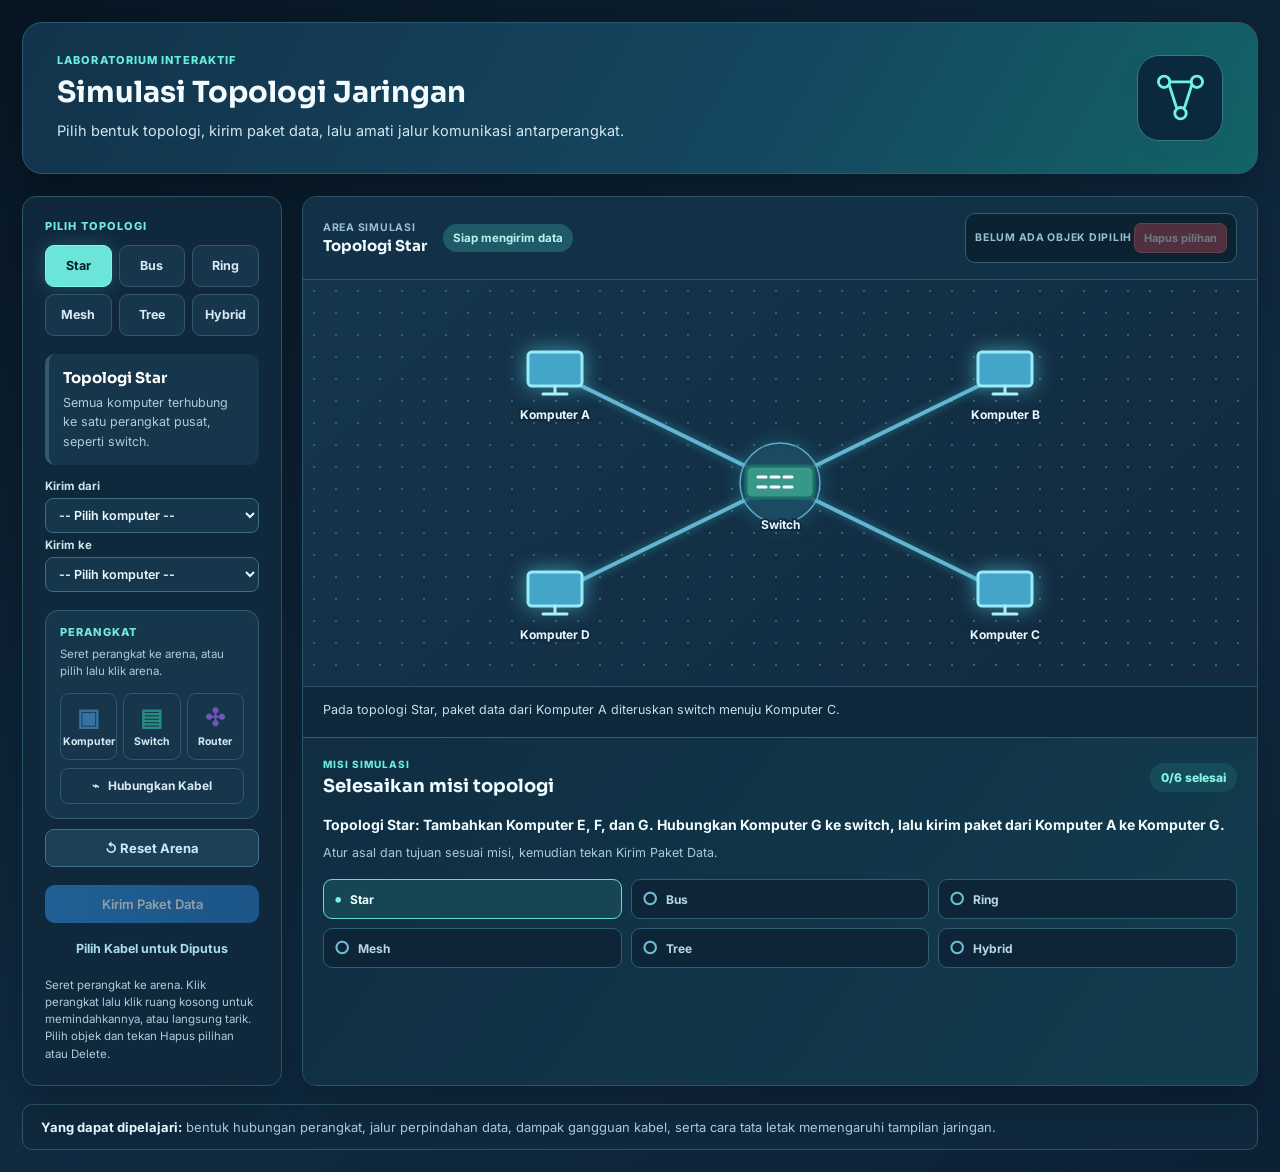
<file: simulasi.html>
<!DOCTYPE html>
<html lang="id">
<head>
<meta charset="UTF-8" />
<meta name="viewport" content="width=device-width, initial-scale=1.0" />
<title>Simulasi Jaringan | JarKom</title>
<link rel="stylesheet" href="style.css?v=20261005-11" />
<link rel="preconnect" href="https://fonts.googleapis.com">
<link href="https://fonts.googleapis.com/css2?family=Sora:wght@400;600;700;800&family=Inter:wght@400;500;600;700&display=swap" rel="stylesheet">
</head>
<body class="simulation-body">
    <!-- ===== SIMULASI TOPOLOGI ===== -->
    <main class="simulation-page">
      <div class="simulation-hero">
        <div>
          <span class="simulation-kicker">Laboratorium Interaktif</span>
          <h1>Simulasi Topologi Jaringan</h1>
          <p>Pilih bentuk topologi, kirim paket data, lalu amati jalur komunikasi antarperangkat.</p>
        </div>
        <div class="simulation-hero-icon" aria-hidden="true">
          <svg viewBox="0 0 80 80" fill="none"><circle cx="17" cy="18" r="8" stroke="currentColor" stroke-width="4"/><circle cx="63" cy="18" r="8" stroke="currentColor" stroke-width="4"/><circle cx="40" cy="62" r="8" stroke="currentColor" stroke-width="4"/><path d="M24 22 34 53M56 22 46 53M25 18h30" stroke="currentColor" stroke-width="4" stroke-linecap="round"/></svg>
        </div>
      </div>

      <div class="simulation-layout">
        <aside class="simulation-control" aria-label="Kontrol simulasi">
          <span class="control-label">Pilih topologi</span>
          <div class="topology-picker" role="group" aria-label="Jenis topologi">
            <button class="topology-option active" type="button" data-topology="star">Star</button>
            <button class="topology-option" type="button" data-topology="bus">Bus</button>
            <button class="topology-option" type="button" data-topology="ring">Ring</button>
            <button class="topology-option" type="button" data-topology="mesh">Mesh</button>
            <button class="topology-option" type="button" data-topology="tree">Tree</button>
            <button class="topology-option" type="button" data-topology="hybrid">Hybrid</button>
          </div>
          <div class="topology-description" id="topologyDescription">
            <h2>Topologi Star</h2>
            <p>Semua komputer terhubung ke satu perangkat pusat, seperti switch.</p>
          </div>
          <div class="packet-route" aria-label="Tujuan pengiriman paket">
            <label for="packetSource">Kirim dari</label>
            <select id="packetSource"></select>
            <label for="packetDestination">Kirim ke</label>
            <select id="packetDestination"></select>
          </div>
          <div class="device-palette" role="group" aria-label="Tambah perangkat jaringan">
            <span class="control-label">Perangkat</span>
            <p>Seret perangkat ke arena, atau pilih lalu klik arena.</p>
            <div class="device-palette-grid">
              <button class="device-tool" type="button" draggable="true" data-add-device="computer" aria-pressed="false"><span class="device-tool-icon computer-icon" aria-hidden="true">▣</span><span>Komputer</span></button>
              <button class="device-tool" type="button" draggable="true" data-add-device="switch" aria-pressed="false"><span class="device-tool-icon switch-icon" aria-hidden="true">▤</span><span>Switch</span></button>
              <button class="device-tool" type="button" draggable="true" data-add-device="router" aria-pressed="false"><span class="device-tool-icon router-icon" aria-hidden="true">✣</span><span>Router</span></button>
            </div>
            <button class="device-cable-tool" id="connectDevicesBtn" type="button" aria-pressed="false">⌁ &nbsp; Hubungkan Kabel</button>
          </div>
          <button class="simulation-reset-layout" id="resetLayoutBtn" type="button">↺ Reset Arena</button>
          <button class="btn btn-primary simulation-send" id="sendPacketBtn" type="button">Kirim Paket Data</button>
          <button class="simulation-fault" id="toggleFaultBtn" type="button" aria-pressed="false">Pilih Kabel untuk Diputus</button>
          <p class="simulation-tip">Seret perangkat ke arena. Klik perangkat lalu klik ruang kosong untuk memindahkannya, atau langsung tarik. Pilih objek dan tekan Hapus pilihan atau Delete.</p>
        </aside>

        <div class="simulation-stage-wrap">
          <div class="simulation-stage-head">
            <div><span>Area Simulasi</span><strong id="simulationTitle">Topologi Star</strong></div>
            <b class="simulation-status" id="simulationStatus" aria-live="polite">Siap mengirim data</b>
            <div class="simulation-selection" aria-live="polite"><span id="selectionLabel">Belum ada objek dipilih</span><button id="deleteSelectionBtn" type="button" disabled>Hapus pilihan</button></div>
          </div>
          <div class="simulation-stage" id="simulationStage" aria-label="Visualisasi topologi jaringan">
            <svg id="topologySvg" viewBox="0 0 660 390" role="img" aria-labelledby="simulationSvgTitle simulationSvgDesc">
              <title id="simulationSvgTitle">Visualisasi topologi star</title>
              <desc id="simulationSvgDesc">Empat komputer terhubung ke switch di bagian tengah.</desc>
            </svg>
          </div>
          <p class="simulation-caption" id="simulationCaption">Pada topologi Star, paket data dari Komputer A diteruskan switch menuju Komputer C.</p>
          <section class="simulation-challenge" aria-labelledby="challengeTitle">
            <div class="challenge-heading">
              <div>
                <span class="simulation-kicker">Misi Simulasi</span>
                <h2 id="challengeTitle">Selesaikan misi topologi</h2>
              </div>
              <span class="challenge-progress" id="challengeProgress" aria-live="polite">0/6 selesai</span>
            </div>
            <p class="challenge-question" id="challengeQuestion">Pilih asal dan tujuan sesuai misi, lalu kirim paket data.</p>
            <p class="challenge-feedback" id="challengeFeedback" aria-live="polite">Misi akan selesai otomatis setelah paket tiba di tujuan yang benar.</p>
            <div class="challenge-list" id="challengeList" aria-label="Daftar misi topologi"></div>
          </section>
        </div>
      </div>

      <div class="simulation-note"><strong>Yang dapat dipelajari:</strong> bentuk hubungan perangkat, jalur perpindahan data, dampak gangguan kabel, serta cara tata letak memengaruhi tampilan jaringan.</div>
    </main>

<script src="script.js?v=20261005-14"></script>
</body>
</html>
</file>
<file: style.css>
/* =========================================================
   Media Pembelajaran Interaktif — Pengenalan Jaringan Komputer
   ========================================================= */

:root{
  --bg: #F6F9FD;
  --bg-alt: #EDF4FC;
  --primary: #1B4B7A;
  --primary-dark: #123653;
  --accent: #2F8FE0;
  --accent-2: #42D1CC;
  --text: #1B2430;
  --text-muted: #5B6B7F;
  --white: #FFFFFF;
  --border: #DCE6F2;
  --success: #2E9E6D;
  --success-bg: #E5F6EE;
  --error: #E0574A;
  --error-bg: #FCEAE8;
  --radius-sm: 8px;
  --radius-md: 14px;
  --radius-lg: 20px;
  --shadow: 0 8px 24px rgba(0, 0, 0, 0.24);
  --sidebar-bg: #091827;
  --sidebar-active: #1B4B7A;
  --sidebar-text: #D7E7F8;
  --sidebar-muted: #AFC8E2;
}

.simulation-frame{ display:block; width:100%; height:900px; border:0; border-radius:18px; background:#0b2033; }
.materi-frame{ display:block; width:100%; height:1000px; border:0; background:transparent; }
.materi-document{ overflow-y:hidden; }
.materi-body{ overflow:hidden; }
.materi-page{ padding:4px 2px 20px; }
.materi-overview{ max-width:1120px; margin:10px auto 20px; padding:30px; border:1px solid var(--border); border-radius:20px; background:linear-gradient(135deg,#fff 0%,#F5FAFE 100%); box-shadow:0 9px 24px rgba(18,54,83,.06); }
.materi-overview-kicker{ display:block; margin-bottom:7px; color:var(--accent); font-size:11px; font-weight:800; letter-spacing:.11em; text-transform:uppercase; }
.materi-overview h1{ margin:0; color:var(--primary-dark); font-family:'Sora',sans-serif; font-size:28px; }
.materi-overview > p{ margin:9px 0 24px; color:var(--text-muted); font-size:14.5px; }
.materi-topic-grid{ display:grid; grid-template-columns:repeat(3,minmax(0,1fr)); gap:14px; }
.materi-topic-card{ display:block; min-height:390px; overflow:hidden; padding:0; border:1px solid #D8E4EE; border-radius:15px; color:var(--primary-dark); background:#fff; text-align:left; transition:transform .16s ease,box-shadow .16s ease,border-color .16s ease; }
.materi-topic-card:hover{ border-color:var(--accent); transform:translateY(-4px); box-shadow:0 12px 24px rgba(22,91,139,.14); }
.materi-topic-cover{ display:block; height:184px; background-color:#F3F8FB; background-position:center; background-size:cover; }
.topic-pengertian .materi-topic-cover{ background-image:linear-gradient(110deg,rgba(11,65,111,.08),rgba(23,155,184,.03)),url('assets/images/jaringan.jpeg'); background-position:center; background-size:contain; background-repeat:no-repeat; }.topic-jenis .materi-topic-cover{ background-image:linear-gradient(110deg,rgba(8,63,104,.14),rgba(21,147,170,.04)),url('assets/images/Jenis Jenis Jaringan.jpg'); background-position:center; background-size:cover; }.topic-topologi .materi-topic-cover{ background-image:linear-gradient(110deg,rgba(13,50,101,.14),rgba(55,100,190,.04)),url('assets/images/topologi jaringan.jpg'); background-position:center; background-size:cover; }
.materi-topic-body{ display:flex; min-height:206px; flex-direction:column; align-items:flex-start; padding:18px 19px 17px; }
.materi-topic-icon{ display:grid; width:42px; height:42px; place-items:center; margin:-20px 0 10px; border:3px solid #fff; border-radius:12px; background:#E8F3FD; color:var(--accent); font-family:'Sora',sans-serif; font-size:22px; font-weight:800; line-height:1; }
.materi-topic-icon.icon-nodes{ background:#E5F8F6; color:#1CACA9; }.materi-topic-icon.icon-topology{ background:#EAF0FC; color:#315E99; }
.materi-topic-number{ margin-bottom:6px; color:#7A8B99; font-size:10px; font-weight:800; letter-spacing:.09em; text-transform:uppercase; }
.materi-topic-card strong{ font-family:'Sora',sans-serif; font-size:16px; line-height:1.35; }.materi-topic-card small{ margin-top:8px; color:var(--text-muted); font-size:12.5px; line-height:1.55; }.materi-topic-card em{ display:inline-flex; align-items:center; gap:8px; margin-top:14px; padding:7px 10px; border-radius:999px; color:var(--primary); background:#F0F7FC; font-size:12px; font-style:normal; font-weight:700; }.materi-topic-card:hover em{ color:#fff; background:var(--accent); }.materi-topic-card em b{ font-size:15px; line-height:1; }
.materi-back{ display:inline-flex; align-items:center; min-height:32px; margin:2px 0 10px; padding:6px 10px; border:0; border-radius:8px; color:var(--primary); background:#EEF6FC; font-size:12px; font-weight:700; }.materi-back:hover{ background:#E1F0FA; }

*{ box-sizing: border-box; }

html,body{
  margin:0; padding:0;
  background: var(--bg);
  color: var(--text);
  font-family: 'Inter', -apple-system, Segoe UI, Roboto, sans-serif;
  scroll-behavior: smooth;
}

html{ overflow-y:scroll; }

h1,h2,h3,h4{
  font-family: 'Sora', 'Inter', sans-serif;
  color: var(--primary-dark);
  margin: 0 0 .4em 0;
}

p{ line-height:1.65; color: var(--text-muted); margin:0 0 1em 0; }

button{ font-family: inherit; cursor: pointer; }

img{ max-width:100%; display:block; }

/* ---------- Layout ---------- */
.app{
  min-height:100vh;
}

/* ---------- Navbar ---------- */
.navbar{
  width:100%;
  min-height:72px;
  background: linear-gradient(100deg, #091827, #123653);
  color: #EAF1FB;
  display:flex; align-items:center;
  padding:0 clamp(20px, 4vw, 52px);
  position: sticky;
  top:0;
  z-index: 40;
  border-bottom: 3px solid var(--accent-2);
  box-shadow: 0 4px 18px rgba(0,0,0,.3);
}

.sidebar-brand{
  display:flex; align-items:center; gap:12px;
  padding: 12px 0;
  margin-right:auto;
}
.brand-mark{
  width:40px; height:40px; border-radius:10px;
  background: #1B4264;
  display:flex; align-items:center; justify-content:center;
}
.brand-text{ display:flex; flex-direction:column; line-height:1.2; }
.brand-title{ font-family:'Sora',sans-serif; font-weight:700; font-size:17px; color:#fff; }
.brand-sub{ font-size:11.5px; color:var(--sidebar-muted); }

.navbar-nav{
  display:flex; align-items:center; justify-content:space-between; gap:4px;
  width:840px; flex:0 0 840px;
  padding:8px 0;
}
.nav-toggle{
  display:none;
  width:42px; height:42px;
  padding:0;
  border:1px solid rgba(220,230,242,.28);
  border-radius:10px;
  background:rgba(255,255,255,.06);
  color:#fff;
  align-items:center; justify-content:center;
  flex-direction:column; gap:5px;
  transition:background .18s ease, border-color .18s ease;
}
.nav-toggle:hover,.nav-toggle:focus-visible{ background:rgba(255,255,255,.14); border-color:var(--accent-2); outline:none; }
.nav-toggle span{ display:block; width:19px; height:2px; border-radius:2px; background:currentColor; transition:transform .2s ease, opacity .2s ease; }
.nav-item{
  display:flex; align-items:center; gap:12px;
  background:none; border:none; color:var(--sidebar-text);
  padding: 10px 14px; border-radius: var(--radius-sm);
  font-size: 14.5px; font-weight:500; text-align:left;
  transition: background .18s ease, color .18s ease;
}
.nav-icon{ width:19px; height:19px; flex-shrink:0; color: inherit; }
.nav-item:hover{ background:rgba(255,255,255,.11); color:#fff; }
.nav-item.active{
  background:linear-gradient(135deg, #267FC9, var(--accent));
  color:#fff;
  box-shadow: inset 0 -3px 0 #5BE2DF, 0 4px 12px rgba(8,35,66,.18);
}

/* ---------- Content ---------- */
.content{
  padding: 0 48px 70px 48px;
  width:100%;
  min-width: 0;
}

.content-topbar{
  height:78px;
  margin:0 -48px 34px;
  padding:0 48px;
  background:rgba(255,255,255,.9);
  color:var(--primary-dark);
  display:flex;
  align-items:center;
  justify-content:space-between;
  gap:24px;
  border-bottom:1px solid var(--border);
  position:relative;
}
.content-topbar::before{
  content:"";
  width:4px;
  height:36px;
  background:var(--accent-2);
  position:absolute;
  left:48px;
  border-radius:2px;
}
.topbar-context{ display:flex; flex-direction:column; align-items:flex-start; gap:2px; min-width:0; padding-left:16px; }
.topbar-kicker{ color:var(--accent); font-size:11px; font-weight:700; letter-spacing:.5px; text-transform:uppercase; }
.topbar-divider{ display:none; }
.topbar-context strong{ font-family:'Sora',sans-serif; font-size:16px; font-weight:700; }
.topbar-course{ color:var(--text-muted); font-size:13px; text-align:right; }

.page{ display:none; animation: fadeIn .35s ease; }
.page.active{ display:block; }

@keyframes fadeIn{
  from{ opacity:0; transform: translateY(6px); }
  to{ opacity:1; transform: translateY(0); }
}

.page-title{ font-size: 28px; }
.page-lead{ font-size:15.5px; max-width:640px; }

/* ---------- Buttons ---------- */
.btn{
  border-radius: 10px;
  padding: 12px 22px;
  font-size: 14.5px;
  font-weight: 600;
  border: none;
  display:inline-flex; align-items:center; gap:8px;
  transition: transform .12s ease, box-shadow .12s ease, background .15s ease;
}
.btn-primary{
  background: linear-gradient(90deg, var(--accent), #2578C4);
  color:#fff;
  box-shadow: 0 8px 20px rgba(47,143,224,0.28);
}
.btn-primary:hover{ transform: translateY(-1px); box-shadow: 0 10px 24px rgba(47,143,224,0.36); }
.btn-ghost{
  background: var(--white);
  color: var(--text);
  border: 1.5px solid var(--border);
}
.btn-ghost:hover{ background: #214461; }
.btn-small{ padding: 9px 16px; font-size:13.5px; }
.btn:disabled{ opacity:.5; cursor:not-allowed; transform:none; }

/* ---------- Dashboard hero ---------- */
.hero{
  display:flex; align-items:center; gap:40px;
  background: var(--white);
  border-radius: var(--radius-lg);
  padding: 40px 44px;
  box-shadow: var(--shadow);
  border: 1px solid var(--border);
  margin-bottom: 44px;
}
.hero-text{ flex:1.15; min-width:0; }
.hero-kicker{
  color: var(--accent); font-weight:600; font-size:13px;
  letter-spacing:.2px; margin-bottom:8px;
}
.hero-text h1{ font-size: 32px; line-height:1.2; margin-bottom:14px; }
.hero-desc{ max-width: 480px; font-size:15px; }
.hero-actions{ display:flex; gap:12px; margin: 22px 0 26px 0; flex-wrap:wrap; }
.hero-author{ display:flex; align-items:center; gap:12px; }
.author-avatar{
  width:40px; height:40px; border-radius:50%;
  background: linear-gradient(135deg, var(--accent), var(--accent-2));
  color:#fff; font-family:'Sora',sans-serif; font-weight:700; font-size:13px;
  display:flex; align-items:center; justify-content:center;
}
.hero-author div strong{ display:block; font-size:14px; color:var(--primary-dark); }
.hero-author div span{ font-size:12.5px; color:var(--text-muted); }

.hero-visual{ flex:1; max-width:340px; }
.pulse-dot circle{ animation: pulse 2.4s ease-in-out infinite; transform-origin: center; }
@keyframes pulse{
  0%,100%{ opacity:.35; r:2.2; }
  50%{ opacity:1; r:3.6; }
}

/* ---------- Learning progress ---------- */
.dashboard-overview{
  display:grid; grid-template-columns:minmax(0,1.65fr) minmax(285px,.75fr); gap:22px;
  align-items:stretch; margin-bottom:46px;
}
.dashboard-hero{ margin-bottom:0; }
.learning-progress{
  display:flex; flex-direction:column; background:var(--white);
  border:1px solid var(--border); border-radius:var(--radius-lg); padding:30px; margin:0; box-shadow:0 12px 26px rgba(18,54,83,.10);
}
.progress-heading{ display:flex; align-items:center; justify-content:space-between; gap:24px; }
.progress-kicker{ color:var(--accent); font-size:11px; font-weight:800; letter-spacing:.09em; text-transform:uppercase; margin-bottom:5px; }
.progress-heading h2{ color:var(--primary-dark); font-size:22px; margin-bottom:5px; }
.progress-heading p:not(.progress-kicker){ color:var(--text-muted); font-size:13px; margin:0; line-height:1.5; }
.progress-score{ flex-shrink:0; text-align:right; }
.progress-score strong{ display:block; color:var(--primary-dark); font-family:'Sora',sans-serif; font-size:34px; line-height:1.05; }
.progress-score span{ color:var(--text-muted); font-size:11.5px; }
.learning-progress-track{ height:9px; background:var(--bg-alt); border-radius:999px; overflow:hidden; margin:26px 0 16px; }
.learning-progress-track span{ display:block; width:0; height:100%; border-radius:inherit; background:linear-gradient(90deg,var(--accent),var(--accent-2)); transition:width .35s ease; }
.progress-note{ color:var(--text-muted); font-size:12px; line-height:1.5; }
.reset-progress-btn{ display:block; width:max-content; margin:18px 0 0; padding:0; border:0; background:none; color:var(--primary); font-size:11.5px; font-weight:600; text-decoration:underline; }
.reset-progress-btn:hover{ color:var(--accent); }

@media (prefers-reduced-motion: reduce){
  .pulse-dot circle{ animation:none; }
  .page{ animation:none; }
}

/* ---------- Section headers ---------- */
.section-title{ font-size:20px; margin-bottom:4px; }
.section-subtitle{ font-size:14px; margin-bottom:20px; }
.learning-path-heading{ display:flex; align-items:end; justify-content:space-between; gap:30px; margin-bottom:20px; }
.learning-path-heading .section-title{ max-width:620px; font-size:24px; line-height:1.35; }
.learning-path-heading .section-subtitle{ max-width:330px; margin:0; font-size:13px; }
.section-eyebrow{ margin:0 0 5px; color:var(--accent); font-size:11px; font-weight:800; letter-spacing:.09em; text-transform:uppercase; }

/* ---------- Summary cards ---------- */
.summary-grid{
  display:grid;
  grid-template-columns: repeat(3, 1fr);
  gap: 20px;
  margin-bottom: 30px;
}
.learning-path{ gap:16px; margin-bottom:20px; }
.summary-card{
  background: var(--white);
  border: 1px solid var(--border);
  border-radius: var(--radius-md);
  padding: 24px;
  text-align:left;
  display:flex; flex-direction:column; align-items:flex-start;
  position:relative; min-height:206px; overflow:hidden;
  transition: border-color .18s ease, transform .18s ease, box-shadow .18s ease;
}
.summary-card:hover{ border-color: var(--accent); transform: translateY(-4px); box-shadow:0 12px 22px rgba(27,75,122,.11); }
.summary-icon{
  width:48px; height:48px; border-radius:12px;
  display:flex; align-items:center; justify-content:center;
  margin-bottom:14px;
}
.summary-card h3{ font-size:16px; margin-bottom:6px; }
.summary-card p{ font-size:13.5px; margin-bottom:14px; }
.summary-link{ font-size:13px; font-weight:600; color: var(--accent); }
.learning-path .summary-link::after{ content:' →'; }
.summary-card.done{ border-color:#9EDFC4; background:linear-gradient(145deg,#fff,#F4FCF7); }

.dashboard-links{ display:flex; gap:14px; flex-wrap:wrap; }
.mini-link{
  position:relative; display:flex; align-items:center; gap:8px; min-height:58px;
  background:#F0F8FE; border:1.5px dashed #A8CCE5;
  border-radius: 12px; padding: 10px 56px 10px 16px;
  color: var(--primary); font-size:13.5px; font-weight:700;
}
.mini-link:hover{ border-color: var(--accent); color: var(--accent); }
.mini-link.done{ border-color:#8ED7B7; background:#F0FBF5; }

/* ---------- Tabs (Materi) ---------- */
.tabs{
  display:flex; gap:8px; margin: 24px 0 26px 0;
  flex-wrap:wrap;
  border-bottom: 1.5px solid var(--border);
  padding-bottom: 0;
}
.tab{
  background:none; border:none;
  padding: 10px 16px 14px 16px;
  font-size:14px; font-weight:600; color: var(--text-muted);
  border-bottom: 2.5px solid transparent;
  margin-bottom:-1.5px;
}
.tab:hover{ color: var(--primary); }
.tab.active{ color: var(--accent); border-bottom-color: var(--accent); }

.topic-panel{ display:none; animation: fadeIn .3s ease; }
.topic-panel.active{ display:block; }

.materi-block{
  background: var(--white); border:1px solid var(--border);
  border-radius: var(--radius-md); padding: 26px 30px;
  margin-bottom: 22px;
}
.materi-block h2{ font-size:20px; }
.materi-intro{ display:grid; grid-template-columns:minmax(0,1.55fr) minmax(285px,.75fr); align-items:center; gap:30px; }
.materi-intro-copy{ transform:translateY(-8px); }
.materi-intro-copy > p{ max-width:780px; margin-bottom:0; }
.network-visual{ position:relative; margin:0; padding:12px 14px 10px; overflow:hidden; border:1px solid #D5EAF4; border-radius:16px; background:linear-gradient(135deg,#F6FBFF 0%,#F0FBFA 100%); }
.network-visual::before{ content:''; position:absolute; width:130px; height:130px; top:-74px; right:-48px; border-radius:50%; background:rgba(47,143,224,.08); }
.network-visual svg{ position:relative; display:block; width:100%; max-height:166px; }
.network-visual .network-photo{ position:relative; display:block; width:100%; height:166px; object-fit:cover; border-radius:10px; }
.network-visual:has(.network-photo) svg{ display:none; }
.network-link{ fill:none; stroke:#78B9DF; stroke-width:2.2; stroke-linecap:round; stroke-linejoin:round; stroke-dasharray:4 5; }
.network-pulse{ fill:#D9F5F2; opacity:.75; }
.network-node rect{ fill:#FFF; stroke:#75B8DF; stroke-width:1.8; }
.network-node path{ fill:none; stroke:#2F8FE0; stroke-width:1.7; stroke-linecap:round; stroke-linejoin:round; }
.network-node-main rect{ fill:#2F8FE0; stroke:#2F8FE0; }
.network-node-main path{ stroke:#FFF; }
.network-server rect{ fill:#41C9C8; stroke:#41C9C8; }
.network-server path{ fill:none; stroke:#FFF; stroke-width:1.6; stroke-linecap:round; }
.network-visual figcaption{ display:flex; align-items:center; justify-content:center; gap:7px; position:relative; margin-top:-2px; color:var(--text-muted); font-size:11.5px; font-weight:600; text-align:center; }
.network-visual figcaption span{ width:7px; height:7px; border-radius:50%; background:var(--accent-2); box-shadow:0 0 0 4px rgba(56,201,201,.13); }
.materi-highlight{
  margin-top:22px; padding:15px 18px; border-left:4px solid var(--accent-2); border-radius:0 10px 10px 0;
  background:#F0FAFA; color:var(--text-muted); font-size:13.5px; line-height:1.6;
}
.materi-highlight strong{ color:var(--primary-dark); }

.info-cols{ display:grid; grid-template-columns:1fr 1fr; gap:18px; margin-top:22px; }
.info-col{ padding:20px 22px; border:1px solid #DCE9F5; border-radius:14px; background:#FAFCFF; }
.info-col h3{ margin:0 0 14px; font-size:15px; color:var(--primary-dark); }
.info-col ul{ display:grid; gap:10px; margin:0; padding:0; list-style:none; color:var(--text-muted); font-size:13.5px; }
.info-col li{ position:relative; padding-left:17px; line-height:1.5; }
.info-col li::before{ content:'✓'; position:absolute; left:0; color:var(--accent); font-size:12px; font-weight:800; }
.materi-flow{ display:grid; grid-template-columns:repeat(3,1fr); gap:14px; margin-top:22px; padding:18px; border:1px solid #DCE9F5; border-radius:14px; background:#F6FAFE; }
.materi-flow div{ position:relative; display:grid; grid-template-columns:34px 1fr; column-gap:11px; align-items:center; min-width:0; }
.materi-flow span{ grid-row:span 2; width:34px; height:34px; border-radius:50%; background:var(--white); color:var(--accent); border:1px solid #CFE2F4; font-size:13px; font-weight:700; display:flex; align-items:center; justify-content:center; }
.materi-flow strong{ font-size:13.5px; color:var(--primary-dark); }
.materi-flow small{ color:var(--text-muted); font-size:12px; line-height:1.45; }

/* ---------- Net cards (LAN/MAN/WAN) ---------- */
.net-card{
  display:flex; gap:28px;
  background: var(--white); border:1px solid var(--border);
  border-radius: var(--radius-md); padding: 24px;
  margin-bottom: 18px;
  align-items:flex-start;
}
.net-card-media{
  width:min(100%, 220px); aspect-ratio:1; height:auto; flex-shrink:0;
  background:transparent; border-radius:0;
  display:flex; align-items:center; justify-content:center;
  overflow:visible;
}
.net-card-media img{ width:100%; height:100%; object-fit:contain; }
.net-card-body{ flex:1; min-width:0; }
.img-fallback{ display:flex; align-items:center; justify-content:center; width:100%; height:100%; }
.net-tag{
  display:inline-block; font-size:11.5px; font-weight:700;
  background:#E7F1FC; color: var(--accent);
  padding:3px 10px; border-radius:20px; margin-bottom:8px;
}
.net-card-body h3{ font-size:18px; margin-bottom:7px; }
.net-card-body p{ font-size:14px; margin-bottom:16px; }
.net-meta{ display:grid; grid-template-columns:repeat(3,minmax(0,1fr)); gap:12px; width:100%; }
.net-meta div{ display:flex; min-height:62px; flex-direction:column; padding:11px 13px; border-left:3px solid #D8EAF7; border-radius:0 9px 9px 0; background:#F8FBFE; font-size:13px; }
.net-meta strong{ color: var(--primary-dark); font-size:12.5px; margin-bottom:2px; }
.net-meta span{ color: var(--text-muted); max-width:260px; }


/* ---------- Device grid ---------- */
.device-grid{
  display:grid; grid-template-columns: repeat(2, 1fr); gap:20px; margin-bottom:22px;
}
.device-card{
  background: var(--white); border:1px solid var(--border);
  border-radius: var(--radius-md); padding: 22px;
}
.device-media{
  width:min(100%, 220px); aspect-ratio:1; height:auto; border-radius:10px;
  background: var(--bg-alt);
  display:flex; align-items:center; justify-content:center;
  margin:0 auto 18px; overflow:hidden;
}
.device-media img{ width:100%; height:100%; object-fit:contain; }
.device-card h3{ font-size:17px; margin-bottom:5px; }
.device-fn{ font-size:13px; color: var(--accent); font-weight:600; margin-bottom:8px; }
.device-card > p:last-child{ font-size:13.5px; margin-bottom:0; }
.topology-badge{
  width:100%; min-height:206px; display:flex; align-items:center; justify-content:center;
  margin-bottom:18px; border-radius:10px; color:var(--primary-dark); background:var(--white);
  font-family:'Sora',sans-serif; font-size:18px; font-weight:700; letter-spacing:1.5px;
}
.topology-badge img{ width:100%; height:190px; object-fit:contain; padding:8px; }
.topology-badge span{ display:none; align-items:center; justify-content:center; min-height:206px; }

/* ---------- Check box (latihan singkat) ---------- */
.check-box{
  position:relative; overflow:hidden; background:var(--white);
  border:1px solid #DFE7EE; border-radius:16px; padding:18px 22px 20px; margin-bottom:18px;
  box-shadow:0 6px 16px rgba(15,55,85,.06);
}
.check-box::before{ display:none; }
.check-heading{ position:relative; display:flex; align-items:flex-start; justify-content:space-between; gap:16px; padding-bottom:10px; border-bottom:1px solid #E7ECF0; }
.check-label{ display:block; margin-bottom:3px; color:#607080; font-size:10px; font-weight:800; letter-spacing:.11em; text-transform:uppercase; }
.check-box h4{ margin:0; color:var(--primary-dark); font-family:'Sora',sans-serif; font-size:18px; line-height:1.3; }
.check-count{ flex:0 0 auto; padding:5px 9px; border:1px solid #D7E0E8; border-radius:999px; color:#526373; background:#F7F9FB; font-size:11px; font-weight:700; }
.check-q{ position:relative; margin:12px 0 9px; color:var(--primary-dark); font-size:15px; font-weight:700; line-height:1.5; }
.check-q::before{ display:none; }
.check-options{ position:relative; display:grid; grid-template-columns:1fr; gap:7px; margin:0; }
.opt-btn{
  text-align:left; background:#fff; border:1px solid #E0E6EB;
  border-radius:10px; padding:10px 13px; font-size:13.5px; color:#18354C;
  transition:border-color .15s ease,background .15s ease,transform .15s ease,box-shadow .15s ease;
}
.check-box .opt-btn{ display:flex; min-height:46px; flex-direction:row; align-items:center; justify-content:flex-start; gap:11px; padding:8px 12px; }
.check-box .opt-btn::before{ content:attr(data-choice); display:grid; place-items:center; width:27px; height:27px; flex:0 0 27px; border-radius:50%; color:#526373; background:#F1F4F6; font-size:11px; font-weight:800; }
.check-box .opt-btn:hover:not(:disabled){ border-color:#AEBBC5; background:#FAFBFC; transform:translateY(-1px); box-shadow:0 4px 10px rgba(15,55,85,.07); }
.opt-btn:disabled{ cursor:default; }
.check-box .opt-btn.correct{ background:#DDF8E9; border-color:#51C78C; color:#176544; font-weight:700; }
.check-box .opt-btn.wrong{ background:#FFE8E5; border-color:#E7786E; color:#A6362B; font-weight:700; }
.check-box .opt-btn.correct::before{ color:#fff; background:#36A96F; }.check-box .opt-btn.wrong::before{ color:#fff; background:#DA675E; }
.check-feedback{ position:relative; font-size:13px; font-weight:700; margin:9px 0 0; min-height:18px; }
.check-feedback.correct{ color:var(--success); }.check-feedback.wrong{ color:var(--error); }
@media(max-width:560px){
  .check-box{ padding:20px 16px; border-radius:14px; }
  .check-heading{ margin-bottom:15px; }.check-box h4{ font-size:16px; }
  .check-q{ margin-bottom:12px; }.check-options{ grid-template-columns:1fr; }.check-count{ padding:5px 8px; }
}
@media(max-width:760px){ .materi-overview{ margin:14px 0; padding:22px 18px; }.materi-overview h1{ font-size:23px; }.materi-topic-grid{ grid-template-columns:1fr; }.materi-topic-card{ min-height:0; }.materi-topic-card em{ margin-top:15px; } }

.topic-nav{ display:flex; justify-content:space-between; align-items:center; margin-top:10px; }

/* ---------- Video pendukung materi ---------- */
.lesson-video{
  margin:24px 0 22px; padding:22px 24px; background:var(--white); border:1px solid var(--border);
  border-radius:var(--radius-md); box-shadow:0 4px 14px rgba(18,54,83,.05);
}
.lesson-video-heading{ display:flex; justify-content:space-between; align-items:flex-start; gap:18px; margin-bottom:16px; }
.lesson-video-heading > div > span{ display:block; margin-bottom:4px; color:var(--accent); font-size:11.5px; font-weight:700; letter-spacing:.5px; text-transform:uppercase; }
.lesson-video-heading h3{ font-size:17px; margin-bottom:3px; }
.lesson-video-heading p{ font-size:13.5px; margin:0; }
.lesson-video-status{ flex-shrink:0; padding:6px 10px; border-radius:99px; background:var(--bg-alt); color:var(--text-muted); font-size:11.5px; }
.lesson-video-status.done{ background:var(--success-bg); color:var(--success); }
.lesson-video-player{ display:block; width:100%; max-width:820px; margin:0 auto; aspect-ratio:16/9; background:#0E2338; border-radius:10px; }
.lesson-video-note{ margin:12px 0 0; color:var(--text-muted); font-size:12.5px; text-align:center; }

/* ---------- Video page ---------- */
.video-wrap{
  background:#0E2338; border-radius: var(--radius-lg); overflow:hidden;
  aspect-ratio: 16/9; width:min(100%, 1060px); margin:0 0 22px;
  display:flex; align-items:center; justify-content:center;
  box-shadow: var(--shadow);
}
.legacy-video-page{ display:none !important; }
.video-wrap video{ width:100%; height:100%; object-fit:cover; }
.video-fallback{
  display:none; flex-direction:column; align-items:center; justify-content:center;
  gap:14px; color:#BFD8F2; text-align:center; padding:20px;
}
.video-fallback p{ color:#8FB2D6; font-size:13.5px; margin:0; }
.video-fallback code{ background: rgba(255,255,255,0.08); padding:2px 6px; border-radius:4px; }

.video-info{
  background: var(--white); border:1px solid var(--border); border-radius: var(--radius-md);
  padding:20px 24px; width:min(100%, 1060px); margin-bottom:20px;
}
.video-info h3{ font-size:15.5px; }
.video-info p{ font-size:14px; margin:0; }

.video-question{
  background: var(--bg-alt); border:1.5px dashed #BFD8F2; border-radius: var(--radius-md);
  padding:18px 24px; width:min(100%, 1060px); margin-bottom:20px;
}
.video-question p{ margin:0 0 12px 0; font-weight:600; color:var(--text); font-size:14.5px; }
.video-question-actions{ display:flex; gap:10px; }

/* ---------- Kuis ---------- */
.quiz-intro{ width:100%; }
.quiz-hero{
  border:1px solid var(--border); border-radius:var(--radius-md); background:var(--white); box-shadow:var(--shadow);
}
.quiz-hero-content{ padding:32px 36px; }
.quiz-hero h1{ margin:0 0 7px; color:var(--primary-dark); font-size:28px; line-height:1.2; }
.quiz-hero-content > p{ margin:0; font-size:14px; }
.quiz-meta{ display:flex; flex-wrap:wrap; gap:10px; margin:20px 0; }
.quiz-meta > div{ display:flex; align-items:baseline; gap:5px; padding:7px 11px; border:1px solid var(--border); border-radius:8px; background:var(--bg-alt); }
.quiz-meta > div:first-child{ padding-left:11px; border-left:1px solid var(--border); }
.quiz-meta strong{ color:var(--primary-dark); font-family:'Sora',sans-serif; font-size:16px; line-height:1.2; }
.quiz-meta span{ color:var(--text-muted); font-size:12px; }
.quiz-start-btn{ min-width:150px; }
.quiz-lock-card{
  display:flex; gap:12px; align-items:flex-start; margin-top:14px; padding:16px 20px;
  background:#FFF9EA; border:1px solid #F1D48A; border-radius:var(--radius-md);
}
.quiz-lock-icon{ flex:0 0 36px; width:36px; height:36px; display:grid; place-items:center; border-radius:10px; background:#FBE8B6; color:#B87919; }
.quiz-lock-icon svg{ width:19px; height:19px; }
.quiz-lock-card > div:last-child{ flex:1; }
.quiz-lock-card h2{ font-size:15px; color:var(--primary-dark); margin-bottom:3px; }
.quiz-lock-card p{ font-size:13px; margin:0; }
.quiz-requirements{ display:flex; flex-wrap:wrap; gap:6px 18px; list-style:none; padding:0; margin:11px 0 0; color:var(--text-muted); font-size:12px; }
.quiz-requirements li{ display:flex; align-items:flex-start; gap:8px; line-height:1.45; }
.quiz-requirements li::before{ content:'○'; flex:0 0 auto; color:#B18420; font-size:17px; line-height:1; }
.quiz-requirements li.complete{ color:var(--success); font-weight:600; }
.quiz-requirements li.complete::before{ content:'✓'; }
.btn:disabled{ cursor:not-allowed; opacity:.55; box-shadow:none; transform:none; }
.nav-item.locked .nav-icon,.nav-item.locked span{ opacity:.72; }
.quiz-workspace{ display:grid; grid-template-columns:minmax(0, 1fr) 280px; gap:24px; align-items:start; }
.quiz-main{ min-width:0; }
.quiz-top{ display:flex; align-items:center; justify-content:space-between; margin-bottom:10px; width:100%; }
.quiz-top span{ font-size:13px; font-weight:600; color: var(--text-muted); }
.quiz-progress-bar{ flex:1; margin-left:16px; height:6px; background: var(--bg-alt); border-radius:4px; overflow:hidden; }
.quiz-progress-fill{ height:100%; width:0%; background: linear-gradient(90deg, var(--accent), var(--accent-2)); transition: width .3s ease; }

.quiz-card{
  background: var(--white); border:1px solid var(--border); border-radius: var(--radius-md);
  padding: 28px 30px; width:100%; margin-bottom:18px; box-shadow: var(--shadow);
}
.quiz-question{ font-size:16.5px; font-weight:600; color: var(--primary-dark); margin-bottom:20px; }
.quiz-options{ display:grid; gap:10px; }
.quiz-feedback{ margin: 14px 0 0 0; font-size:13.5px; font-weight:600; min-height:18px; }
.quiz-feedback.correct{ color: var(--success); }
.quiz-feedback.wrong{ color: var(--error); }
.quiz-nav{ width:100%; display:flex; justify-content:flex-end; }
.quiz-options .opt-btn{ display:flex; align-items:center; gap:12px; text-align:left; }
.quiz-options .opt-btn:hover:not(:disabled){ border-color:var(--accent); background:#F6FAFE; transform:translateX(3px); }
.quiz-option-letter{
  width:28px; height:28px; flex:0 0 28px; border-radius:50%;
  display:flex; align-items:center; justify-content:center;
  background:var(--bg-alt); color:var(--primary); font-size:12px; font-weight:700;
}
.quiz-options .opt-btn.correct .quiz-option-letter{ background:var(--success); color:#fff; }
.quiz-options .opt-btn.wrong .quiz-option-letter{ background:var(--error); color:#fff; }
.quiz-status-panel{
  background:#10263B; color:#D7E7F8; border-radius:var(--radius-md);
  padding:24px; box-shadow:var(--shadow); position:sticky; top:24px;
}
.quiz-status-label,.result-insight-label{ display:block; color:#8FB2D6; font-size:11px; font-weight:700; letter-spacing:.08em; text-transform:uppercase; }
.quiz-status-number{ font-family:'Sora',sans-serif; color:#fff; font-size:42px; font-weight:800; line-height:1; margin:18px 0 6px; }
.quiz-status-topic{ color:#59D3D3; font-size:14px; font-weight:600; margin:0; }
.quiz-status-divider{ height:1px; background:rgba(255,255,255,.13); margin:22px 0 12px; }
.quiz-status-row{ display:flex; justify-content:space-between; gap:12px; font-size:13px; padding:8px 0; }
.quiz-status-row span{ color:#B9CFE7; }
.quiz-status-row strong{ color:#fff; }
.quiz-status-note{ margin:18px 0 0; padding-top:14px; border-top:1px solid rgba(255,255,255,.13); color:#8FB2D6; font-size:12.5px; line-height:1.55; }

/* ---------- Result ---------- */
.quiz-result{ width:100%; padding:30px; border-radius:var(--radius-lg); background:linear-gradient(135deg,#F1F8FF 0%,#F7FCFF 54%,#F0FAF9 100%); border:1px solid #D5E6F5; }
.result-heading{ display:flex; align-items:flex-start; justify-content:space-between; gap:22px; margin:0 4px 24px; }
.result-kicker,.result-card-label{ display:block; color:var(--accent); font-size:11px; font-weight:800; letter-spacing:.1em; text-transform:uppercase; }
.result-heading h1{ margin:5px 0 5px; font-size:25px; letter-spacing:-.035em; }
.result-heading p{ margin:0; font-size:13.5px; }
.result-completed{ flex:0 0 auto; margin-top:5px; padding:8px 12px; border-radius:99px; background:#E2F6F3; color:#187B78; font-size:12px; font-weight:700; }
.result-layout{ display:grid; grid-template-columns:1.05fr 1.08fr 1.12fr; gap:16px; align-items:stretch; }
.result-score-card,.result-stats,.result-insight{ border-radius:16px; padding:25px; box-shadow:0 10px 24px rgba(21,71,111,.1); }
.result-score-card{ text-align:left; background:var(--white); border:1px solid #D3E4F2; }
.result-score-ring{
  width:106px; height:106px; border-radius:50%; position:relative;
  background: conic-gradient(var(--accent) calc(var(--pct,0) * 1%), var(--bg-alt) 0);
  display:flex; align-items:center; justify-content:center;
  margin:0;
}
.result-score-ring span{
  background:var(--white); width:82px; height:82px; border-radius:50%;
  display:flex; align-items:center; justify-content:center;
  font-family:'Sora',sans-serif; font-weight:800; font-size:22px; color:var(--primary-dark);
}
.result-score-wrap{ display:flex; align-items:center; gap:12px; margin:16px 0; }
.result-score-caption{ color:var(--text-muted); font-size:12px; font-weight:600; }
.result-score-card h2{ font-size:20px; margin-bottom:6px; }
.result-score-card p{ font-size:13px; margin:0; }
.result-stats{ display:grid; grid-template-columns:1fr; gap:7px; padding:18px; background:rgba(255,255,255,.82); border:1px solid #D3E4F2; }
.result-stats-title{ margin:1px 0 5px 4px; color:var(--primary-dark); font-size:13px; font-weight:700; }
.result-stat{ display:flex; align-items:center; gap:12px; min-height:57px; padding:9px 11px; border-radius:11px; }
.result-stat-correct{ background:#EAF8F1; }.result-stat-wrong{ background:#FFF3EF; }.result-stat-score{ background:#ECF6FF; }
.result-stat-icon{ width:32px; height:32px; flex:0 0 32px; display:grid; place-items:center; border-radius:10px; font-size:15px; font-weight:800; }
.result-stat-correct .result-stat-icon{ background:#CDEDDC; color:#267C55; }.result-stat-wrong .result-stat-icon{ background:#FFE0D8; color:#C85043; }.result-stat-score .result-stat-icon{ background:#D6EAFE; color:#267AC2; }
.result-stat strong{ display:inline-block; min-width:28px; font-family:'Sora',sans-serif; font-size:21px; color:var(--primary-dark); }
.result-stat div span{ margin-left:7px; color:var(--text-muted); font-size:12.5px; }
.result-insight{ display:flex; flex-direction:column; justify-content:flex-start; background:linear-gradient(145deg,#123A59,#1B6591); border:0; }
.result-insight-label{ color:#73E0DD; }
.result-insight h3{ color:#fff; }
.result-insight p{ color:#D9E9F8; }
.result-insight h3{ font-size:18px; margin:10px 0 8px; }
.result-insight p{ margin:0; font-size:13px; }
.result-insight-hint{ margin-top:auto; padding-top:16px; color:#91C6E4; font-size:11.5px; }
.result-actions{ display:flex; align-items:center; gap:10px; justify-content:center; flex-wrap:wrap; margin-top:22px; }
.result-dashboard-link{ border:0; background:transparent; color:var(--primary); font-size:13px; font-weight:700; padding:11px 7px; }
.result-dashboard-link:hover{ color:var(--accent); text-decoration:underline; }

/* ---------- Review ---------- */
.quiz-review{ width:100%; }
.review-item{
  background: var(--white); border:1px solid var(--border); border-radius: var(--radius-md);
  padding:20px 24px; margin-bottom:14px;
}
.review-item p{ margin:0 0 6px 0; font-size:13.5px; }
.review-item .review-q{ font-weight:600; color: var(--text); font-size:14.5px; margin-bottom:10px; }
.review-tag{ display:inline-block; font-size:11.5px; font-weight:700; padding:2px 10px; border-radius:20px; margin-bottom:10px; }
.review-tag.correct{ background: var(--success-bg); color: var(--success); }
.review-tag.wrong{ background: var(--error-bg); color: var(--error); }
.review-tag.retried{ background:#E7F1FC; color:var(--accent); margin-left:5px; }
.review-explain{ background: var(--bg-alt); border-radius:8px; padding:10px 14px; font-size:13px; margin-top:8px; }

/* ---------- Petunjuk ---------- */
.guide-simple-intro{ margin:8px 0 30px; max-width:780px; }
.guide-eyebrow,.guide-section-heading > span{ display:block; color:var(--accent); font-size:11px; font-weight:800; letter-spacing:.1em; text-transform:uppercase; }
.guide-simple-intro h1{ margin:7px 0 9px; font-size:30px; line-height:1.18; }
.guide-simple-intro p{ max-width:700px; margin:0; font-size:14.5px; }
.guide-section-heading{ margin:0 0 16px; }
.guide-section-heading > span{ margin-bottom:5px; color:var(--accent); }
.guide-section-heading h2{ margin:0; font-size:19px; }
.guide-list{ display:flex; flex-direction:column; list-style:none; margin:0 0 26px; padding:0; max-width:960px; }
.guide-list li{ display:flex; gap:16px; padding:18px 0; border-bottom:1px solid var(--border); }
.guide-list li:first-child{ border-top:1px solid var(--border); }
.guide-num{
  flex-shrink:0; width:34px; height:34px; border-radius:50%;
  background: linear-gradient(135deg, var(--accent), var(--accent-2));
  color:#fff; font-family:'Sora',sans-serif; font-weight:700; font-size:14px;
  display:flex; align-items:center; justify-content:center;
}
.guide-list li > div{ min-width:0; }
.guide-list h3{ font-size:15.5px; margin-bottom:5px; }
.guide-list p{ font-size:13.25px; line-height:1.55; margin:0; }
.guide-cta{ display:flex; align-items:center; justify-content:space-between; gap:22px; padding:16px 0; }
.guide-cta strong{ display:block; margin-bottom:3px; color:var(--primary-dark); font-size:15px; }
.guide-cta span{ color:var(--text-muted); font-size:13px; }

/* ---------- Tentang ---------- */
.about-intro{ display:flex; align-items:center; gap:22px; padding:28px 30px; margin:24px 0 20px; background:var(--white); border:1px solid var(--border); border-radius:var(--radius-md); }
.about-icon{ width:62px; height:62px; flex:0 0 62px; display:grid; place-items:center; border-radius:16px; background:#E4F8F6; color:var(--accent-2); }
.about-icon svg{ width:34px; height:34px; }
.about-intro h2{ font-size:20px; }
.about-intro p{ margin:0; max-width:760px; font-size:14px; }
.about-grid{ display:grid; grid-template-columns:repeat(3,1fr); gap:20px; }
.about-card{ background:var(--white); border:1px solid var(--border); border-radius:var(--radius-md); padding:24px; }
.about-number{ display:block; margin-bottom:18px; color:var(--accent); font-family:'Sora',sans-serif; font-size:12px; font-weight:700; letter-spacing:.08em; }
.about-card h3{ font-size:16px; }
.about-card p{ margin:0; font-size:13.5px; }
.about-sources{ margin-top:22px; padding:22px 24px; background:var(--white); border:1px solid var(--border); border-radius:var(--radius-md); }
.about-sources h2{ font-size:18px; }
.about-sources > p{ margin-bottom:12px; font-size:13.5px; }
.about-sources ul{ margin:0; padding-left:20px; color:var(--text-muted); font-size:13.5px; }
.about-sources li{ line-height:1.6; }
.about-sources strong{ color:var(--primary-dark); }
.about-sources a{ color:var(--accent); font-weight:600; text-decoration:none; }
.about-sources a:hover{ text-decoration:underline; }
.about-cta{ display:flex; align-items:center; justify-content:space-between; gap:20px; margin-top:22px; padding:20px 24px; background:#EAF1FB; border:1px solid var(--border); border-radius:var(--radius-md); }
.about-cta strong{ display:block; color:var(--primary-dark); font-size:15px; margin-bottom:3px; }
.about-cta span{ color:var(--text-muted); font-size:13px; }

/* =========================================================
   Responsive
   ========================================================= */
@media (max-width: 1120px) and (min-width: 761px){
  .navbar{ padding:0 24px; }
  .navbar-nav{ width:720px; flex-basis:720px; }
  .nav-item{ gap:7px; padding:10px 8px; font-size:13px; }
}

@media (max-width: 980px){
  .dashboard-overview{ grid-template-columns:1fr; }
  .dashboard-hero{ flex-direction:row; }
  .learning-path-heading{ align-items:flex-start; flex-direction:column; gap:6px; }
  .materi-intro{ grid-template-columns:1fr; gap:20px; }
  .network-visual{ width:min(100%,430px); }
  .materi-flow{ grid-template-columns:1fr; gap:12px; }
  .materi-flow div:not(:last-child)::after{ display:none; }
  .quiz-workspace{ grid-template-columns:1fr; }
  .quiz-status-panel{ position:static; display:grid; grid-template-columns:auto 1fr; column-gap:22px; align-items:center; }
  .quiz-status-label,.quiz-status-divider,.quiz-status-note{ display:none; }
  .quiz-status-number{ grid-row:span 2; margin:0; }
  .quiz-status-row{ border-left:1px solid rgba(255,255,255,.13); padding-left:18px; }
  .result-layout{ grid-template-columns:1fr 1fr; }
  .result-insight{ grid-column:1 / -1; }
  .device-grid{ grid-template-columns: 1fr; }
  .summary-grid{ grid-template-columns: 1fr; }
  .about-grid{ grid-template-columns:1fr; }
  .guide-list{ grid-template-columns:1fr; }
  .simulation-layout{ grid-template-columns:220px minmax(0,1fr); }
  .simulation-control{ padding:18px; }
  .progress-steps{ grid-template-columns:repeat(3,1fr); row-gap:14px; }
  .hero{ flex-direction:column; }
  .hero-visual{ max-width:260px; }
  .info-cols{ grid-template-columns:1fr; }
}

@media (max-width: 760px){
  .quiz-hero-content{ padding:30px 25px; }
  .quiz-hero h1{ font-size:27px; }
  .quiz-meta{ gap:8px; margin:18px 0; }
  .quiz-meta > div{ padding:7px 10px; }
  .quiz-lock-card{ padding:18px; }
  .quiz-status-panel{ display:block; }
  .quiz-status-label,.quiz-status-divider,.quiz-status-note{ display:block; }
  .quiz-status-number{ margin:18px 0 6px; }
  .quiz-status-row{ border-left:0; padding-left:0; }
  .result-heading{ align-items:flex-start; flex-direction:column; margin:0 0 20px; }
  .result-completed{ margin-top:0; }
  .result-layout{ grid-template-columns:1fr; }
  .result-insight{ grid-column:auto; }
  .result-score-card,.result-stats,.result-insight{ padding:22px; }
  .navbar{ min-height:64px; padding:0 16px; align-items:center; flex-wrap:wrap; }
  .sidebar-brand{ padding:12px 0; }
  .brand-sub{ display:none; }
  .nav-toggle{ display:flex; margin-left:auto; }
  .navbar-nav{
    display:grid; grid-template-columns:1fr;
    width:calc(100% - 32px); flex:0 0 calc(100% - 32px);
    position:absolute; top:calc(100% + 8px); left:16px;
    padding:8px; gap:3px;
    border:1px solid rgba(220,230,242,.18); border-radius:14px;
    background:linear-gradient(145deg, #102b45, #091827);
    box-shadow:0 14px 30px rgba(2,13,25,.32);
    opacity:0; visibility:hidden; transform:translateY(-8px);
    pointer-events:none;
    transition:opacity .2s ease, transform .2s ease, visibility .2s ease;
  }
  .navbar.menu-open .navbar-nav{ opacity:1; visibility:visible; transform:translateY(0); pointer-events:auto; }
  .navbar.menu-open .nav-toggle span:nth-child(1){ transform:translateY(7px) rotate(45deg); }
  .navbar.menu-open .nav-toggle span:nth-child(2){ opacity:0; }
  .navbar.menu-open .nav-toggle span:nth-child(3){ transform:translateY(-7px) rotate(-45deg); }
  .nav-item{ width:100%; min-height:44px; padding:11px 12px; font-size:14px; }
  .nav-icon{ width:17px; height:17px; }
  .content{ width:100%; padding: 0 20px 60px 20px; }
  .content-topbar{ height:64px; margin:0 -20px 30px; padding:0 20px; gap:12px; }
  .content-topbar::before{ left:20px; height:32px; }
  .topbar-kicker,.topbar-course{ display:none; }
  .hero{ padding:26px; }
  .dashboard-hero{ flex-direction:column; }
  .learning-progress{ padding:22px; }
  .progress-heading{ align-items:flex-start; flex-direction:column; gap:10px; }
  .progress-score{ text-align:left; }
  .reset-progress-btn{ margin-left:0; }
  .learning-path-heading .section-title{ font-size:21px; }
  .hero-text h1{ font-size:24px; }
  .net-card{ flex-direction:column; }
  .net-meta{ grid-template-columns:1fr; }
  .materi-block{ padding:22px 20px; }
  .info-col{ padding:18px; }
  .materi-flow{ padding:16px; }
  .net-card-media{ width:min(100%, 240px); aspect-ratio:1; height:auto; margin:0 auto; }
  .device-media{ width:min(100%, 240px); }
  .lesson-video{ padding:18px; }
  .lesson-video-heading{ flex-direction:column; gap:10px; }
  .guide-simple-intro{ margin-top:0; }
  .guide-simple-intro h1{ font-size:26px; }
  .guide-list li{ min-height:0; padding:17px; }
  .guide-cta{ align-items:flex-start; flex-direction:column; }
  .simulation-hero{ align-items:flex-start; padding:26px 22px; }
  .simulation-hero h1{ font-size:25px; }
  .simulation-hero-icon{ display:none; }
  .simulation-layout{ grid-template-columns:1fr; }
  .simulation-control{ padding:18px; }
  .topology-picker{ grid-template-columns:repeat(3,1fr); }
  .topology-option{ text-align:center; }
  .topology-description{ min-height:0; }
  .simulation-stage{ min-height:250px; padding:0; }
  #topologySvg{ height:auto; min-height:250px; }
  .simulation-stage-head{ align-items:flex-start; flex-direction:column; gap:8px; }
  .simulation-status{ white-space:normal; }
  .about-intro{ align-items:flex-start; padding:22px; }
  .about-cta{ align-items:flex-start; flex-direction:column; }
}

@media (prefers-reduced-motion: reduce){
  .navbar-nav,.nav-toggle span{ transition:none; }
}

/* ---------- Simulasi Topologi ---------- */
.simulation-hero{ display:flex; align-items:center; justify-content:space-between; gap:28px; padding:30px 34px; margin-bottom:22px; border:1px solid #C7E3F5; border-radius:var(--radius-lg); background:linear-gradient(120deg,#fff 0%,#EDF8FF 62%,#E5F9F5 100%); box-shadow:0 10px 28px rgba(20,66,105,.08); }
.simulation-kicker,.control-label{ display:block; color:var(--accent); font-size:11px; font-weight:800; letter-spacing:.1em; text-transform:uppercase; }
.simulation-hero h1{ margin:7px 0 9px; font-size:29px; }
.simulation-hero p{ margin:0; font-size:14.5px; }
.simulation-hero-icon{ width:86px; height:86px; flex:0 0 86px; display:grid; place-items:center; border-radius:22px; color:var(--accent); background:#fff; border:1px solid #C7E3F5; box-shadow:0 8px 18px rgba(20,80,125,.08); }
.simulation-hero-icon svg{ width:57px; }
.simulation-layout{ display:grid; grid-template-columns:260px minmax(0,1fr); gap:20px; align-items:stretch; }
.simulation-control{ display:flex; flex-direction:column; padding:22px; border:1px solid var(--border); border-radius:var(--radius-md); background:var(--white); box-shadow:0 7px 18px rgba(20,66,105,.06); }
.topology-picker{ display:grid; grid-template-columns:repeat(3,minmax(0,1fr)); gap:7px; margin:12px 0 18px; }
.topology-option{ min-height:42px; padding:9px 4px; text-align:center; border:1px solid #CFE0EF; border-radius:9px; color:var(--primary-dark); background:#F8FBFF; font-weight:700; font-size:12.5px; transition:.16s ease; }
.topology-option:hover{ border-color:var(--accent); background:#EDF7FF; }
.topology-option.active{ border-color:var(--accent); color:#fff; background:linear-gradient(90deg,var(--accent),#277AC7); box-shadow:0 4px 10px rgba(47,143,224,.2); }
.topology-description{ min-height:106px; padding:14px; border-radius:10px; background:#EDF7FF; border-left:4px solid var(--accent-2); }
.topology-description h2{ margin:0 0 6px; font-size:15px; }
.topology-description p{ margin:0; font-size:12.5px; line-height:1.55; }
.packet-route{ display:grid; grid-template-columns:1fr; gap:5px; margin-top:14px; }.packet-route label{ color:var(--primary-dark); font-size:11.5px; font-weight:700; }.packet-route select{ width:100%; min-height:35px; padding:7px 9px; border:1px solid #BBD8EC; border-radius:8px; background:#fff; color:var(--primary-dark); font:600 12.5px 'Inter',sans-serif; outline:none; }.packet-route select:focus{ border-color:var(--accent); box-shadow:0 0 0 3px rgba(47,143,224,.14); }
.simulation-reset-layout{ width:100%; margin-top:10px; padding:10px 12px; border:1px solid #BBDCF2; border-radius:9px; background:#F4FAFF; color:var(--primary); font-size:13px; font-weight:700; transition:background .16s ease, transform .16s ease; }
.simulation-reset-layout:hover{ background:#E6F4FF; transform:translateY(-1px); }
.device-palette{ margin-top:18px; padding:14px; border:1px solid #D7E4EE; border-radius:13px; background:#F8FBFD; }
.device-palette p{ margin:7px 0 12px; color:var(--text-muted); font-size:11.5px; line-height:1.5; }
.device-palette-grid{ display:grid; grid-template-columns:repeat(3,minmax(0,1fr)); gap:6px; }
.device-tool{ display:flex; min-width:0; min-height:67px; flex-direction:column; align-items:center; justify-content:center; gap:4px; padding:7px 2px; border:1px solid #D4E1EB; border-radius:9px; background:#fff; color:#28506B; font-size:10.5px; font-weight:700; transition:.16s ease; }
.device-tool:hover,.device-tool.active{ border-color:#2F8FE0; background:#EAF5FF; box-shadow:0 2px 8px rgba(47,143,224,.15); }
.device-tool-icon{ display:grid; place-items:center; width:28px; height:27px; font-size:24px; line-height:1; }
.computer-icon{ color:#3673A2; }.switch-icon{ color:#278D82; }.router-icon{ color:#7253B7; }
.device-cable-tool{ width:100%; min-height:36px; margin-top:8px; border:1px solid #BCD5E6; border-radius:8px; background:#fff; color:#28506B; font-size:12px; font-weight:700; }
.device-cable-tool:hover,.device-cable-tool.active{ border-color:#2F8FE0; color:#126BAB; background:#EAF5FF; }
.simulation-send{ justify-content:center; margin-top:18px; padding:11px 12px; font-size:13px; }
.simulation-fault{ margin-top:9px; padding:9px 6px; border:0; background:transparent; color:var(--primary); font-size:12.5px; font-weight:700; }
.simulation-fault:hover{ color:var(--error); text-decoration:underline; }
.simulation-tip{ margin:12px 0 0; font-size:11.5px; line-height:1.5; }
.simulation-stage-wrap{ display:flex; flex-direction:column; overflow:hidden; border:1px solid var(--border); border-radius:var(--radius-md); background:var(--white); box-shadow:0 7px 18px rgba(20,66,105,.06); }
.simulation-stage-head{ display:flex; align-items:center; justify-content:space-between; gap:16px; padding:16px 20px; border-bottom:1px solid var(--border); background:#FAFCFF; }
.simulation-stage-head div{ display:flex; flex-direction:column; gap:2px; }
.simulation-stage-head span{ color:var(--text-muted); font-size:10.5px; font-weight:700; letter-spacing:.07em; text-transform:uppercase; }
.simulation-stage-head strong{ color:var(--primary-dark); font-family:'Sora',sans-serif; font-size:15px; }
.simulation-status{ padding:7px 10px; border-radius:20px; background:#EAF5FF; color:#2876B8; font-size:11.5px; white-space:nowrap; }
.simulation-status.success{ background:#E5F6EE; color:#267C55; }.simulation-status.warning{ background:#FFF0ED; color:#C85043; }
.simulation-stage{ min-height:390px; padding:8px; background-color:#F8FBFE; background-image:radial-gradient(#CEDBE5 1px,transparent 1px); background-size:20px 20px; }
#topologySvg{ display:block; width:100%; height:390px; overflow:visible; }
#topologySvg.placing-device{ cursor:copy; }#topologySvg.connecting-device{ cursor:crosshair; }
.topology-link{ stroke:#A9CBE5; stroke-width:5; stroke-linecap:round; }.topology-link.selectable{ cursor:crosshair; stroke:#2F8FE0; stroke-width:8; filter:drop-shadow(0 0 3px rgba(47,143,224,.45)); }.topology-link.selectable:hover{ stroke:#42D1CC; }.topology-link.broken{ stroke:#E0574A; stroke-dasharray:10 8; }
.topology-node .node-halo{ fill:#fff; stroke:#C9DCEB; stroke-width:1.5; filter:drop-shadow(0 4px 5px rgba(32,77,112,.12)); }
.topology-node .node-screen{ fill:#A9D5E9; stroke:#2B6388; stroke-width:3; }
.topology-node .switch-case{ fill:#379889; stroke:#1A6E68; stroke-width:3; }
.topology-node .router-top{ fill:#A68CD7; stroke:#68459F; stroke-width:3; }.topology-node .router-side{ fill:#8064B5; stroke:#68459F; stroke-width:3; }
.topology-node .device-detail{ fill:none; stroke:#fff; stroke-width:3; stroke-linecap:round; stroke-linejoin:round; }
.topology-node.computer .device-detail{ stroke:#2B6388; }
.topology-node text{ fill:#1B4B7A; font-family:Inter,sans-serif; font-size:12px; font-weight:700; text-anchor:middle; paint-order:stroke; stroke:#fff; stroke-width:3px; }
.topology-node.draggable{ cursor:grab; touch-action:none; }.topology-node.draggable:hover .node-halo,.topology-node.draggable:focus .node-halo,.topology-node.cable-start .node-halo{ stroke:#2F8FE0; stroke-width:3; }.topology-node.draggable:focus{ outline:none; }.topology-node.draggable.is-dragging{ cursor:grabbing; opacity:.88; }
.connecting-device .topology-node{ cursor:crosshair; }
.packet{ fill:#42D1CC; stroke:#fff; stroke-width:3; filter:drop-shadow(0 3px 4px rgba(24,123,120,.3)); }.packet.running{ animation:packetPulse .55s ease-in-out infinite alternate; }
@keyframes packetPulse{ from{ r:9; opacity:.75; } to{ r:12; opacity:1; } }
.simulation-caption{ margin:0; padding:13px 20px 16px; border-top:1px solid #EEF3F8; font-size:12.5px; }
.simulation-note{ margin-top:18px; padding:14px 18px; border-radius:10px; background:#EAF5FF; border:1px solid #CCE2F5; color:var(--text-muted); font-size:13px; }.simulation-note strong{ color:var(--primary-dark); }

/* Arena bergaya game */
.simulation-body{ background:linear-gradient(150deg,#071522,#102b41 60%,#0c2034); color:#d9ecf8; }
.simulation-page{ max-width:1440px; margin:auto; padding:22px; }
.simulation-hero{ border-color:#2b5871; background:linear-gradient(120deg,#12334b,#154760 62%,#126466); box-shadow:0 14px 30px rgba(0,0,0,.22); }
.simulation-kicker{ color:#66eddc; }.simulation-hero h1{ color:#f4fbff; }.simulation-hero p{ color:#d2e7f1; }
.simulation-hero-icon{ color:#70f2e2; background:#0a293c; border-color:#367789; }
.simulation-control,.simulation-stage-wrap{ color:#d9ecf8; border-color:#2d546b; background:#10283c; box-shadow:0 15px 35px rgba(0,0,0,.23); }
.simulation-control .control-label{ color:#70e9df; }
.topology-option,.device-tool,.device-cable-tool{ color:#d6eaf5; background:#18364b; border-color:#33576d; }
.topology-option:hover,.device-tool:hover,.device-cable-tool:hover{ background:#224d65; border-color:#66cde1; color:#fff; }
.topology-option.active,.device-tool.active,.device-cable-tool.active{ color:#071d2b; background:#6ae5d8; border-color:#7df5e7; box-shadow:0 0 18px rgba(78,226,212,.25); }
.topology-description,.device-palette{ color:#c9dfeb; background:#16364b; border-color:#315b70; }
.topology-description h2{ color:#fff; }.topology-description p,.device-palette p,.simulation-tip{ color:#aecbd9; }
.packet-route label{ color:#c8e6ee; }.packet-route select{ color:#eaf8ff; background:#16364b; border-color:#3d6e7f; }
.simulation-reset-layout{ color:#c9eafa; background:#1c4058; border-color:#437288; }
.simulation-reset-layout:hover{ background:#28516a; }
.simulation-fault{ color:#a9dcee; }.simulation-fault:hover{ color:#ffad9a; }
.simulation-selection{ display:flex; align-items:center; justify-content:space-between; gap:8px; margin-top:14px; padding:9px; border:1px solid #355d70; border-radius:10px; background:#0b2233; font-size:11px; }
.simulation-stage-head{ flex-wrap:wrap; }
.simulation-stage-head .simulation-selection{ display:flex; flex-direction:row; align-items:center; margin:0; margin-left:auto; }
.simulation-stage-head .simulation-selection span{ max-width:190px; overflow:hidden; text-overflow:ellipsis; white-space:nowrap; }
.simulation-selection span{ color:#b8d4e2; }.simulation-selection button{ flex:0 0 auto; padding:7px 9px; border:1px solid #e57573; border-radius:7px; color:#fff; background:#b84650; font-size:11px; font-weight:700; }
.simulation-selection button:hover:not(:disabled){ background:#d55761; }.simulation-selection button:disabled{ opacity:.4; cursor:not-allowed; }
.simulation-stage-head{ border-color:#2d546b; background:#123046; }.simulation-stage-head span{ color:#98bfd3; }.simulation-stage-head strong{ color:#effbff; }
.simulation-status{ color:#b9f4ed; background:#205968; }
.simulation-stage{ position:relative; background-color:#122b40; background-image:radial-gradient(#34617a 1px,transparent 1px),linear-gradient(135deg,rgba(32,102,129,.18),rgba(9,31,51,.08)); background-size:22px 22px,100% 100%; }
.simulation-stage.drop-ready{ outline:3px dashed #6bf3dc; outline-offset:-10px; background-color:#19465a; }
.simulation-stage.drop-ready::after{ content:'LEPAS PERANGKAT DI SINI'; position:absolute; left:50%; top:18px; transform:translateX(-50%); padding:7px 13px; border-radius:999px; color:#072c35; background:#7af4df; font-size:11px; font-weight:800; letter-spacing:.08em; pointer-events:none; }
.topology-link{ stroke:#64b5d1; stroke-width:4; filter:drop-shadow(0 0 4px rgba(68,201,222,.5)); }.topology-link:hover,.topology-link.selected{ stroke:#ffdc73; stroke-width:7; cursor:pointer; }
.topology-node .node-halo{ fill:rgba(29,74,99,.76); stroke:#5fadc2; filter:drop-shadow(0 0 10px rgba(49,195,217,.35)); }
.topology-node.computer .node-halo{ fill:transparent; stroke:none; filter:none; }
.topology-node.computer .node-screen{ fill:#44a5c8; stroke:#97eafa; filter:drop-shadow(0 0 10px rgba(95,226,242,.55)); }
.topology-node.computer .device-detail{ stroke:#a9f1f5; }
.topology-node text{ fill:#e8f7ff; stroke:#102b40; stroke-width:4px; }
.topology-node.selected .node-halo,.topology-node.cable-start .node-halo{ stroke:#ffdc73; stroke-width:3; }
.topology-node.computer.selected .node-screen{ stroke:#ffdc73; stroke-width:4; }
.simulation-caption{ color:#c3dfeb; border-color:#2d546b; }.simulation-note{ color:#a7c9d8; background:#10283c; border-color:#2d546b; }.simulation-note strong{ color:#e7f8ff; }
.simulation-challenge{ flex:1; min-height:180px; padding:20px; border-top:1px solid #2d6075; color:#d9ecf8; background:linear-gradient(125deg,#102d42,#123c4d); }
.challenge-heading{ display:flex; align-items:center; justify-content:space-between; gap:16px; }.challenge-heading .simulation-kicker{ display:block; font-size:10px; }.challenge-heading h2{ margin:5px 0 0; color:#f1fcff; font-family:'Sora',sans-serif; font-size:18px; }.challenge-progress{ flex:0 0 auto; padding:7px 11px; border-radius:999px; color:#87f5e4; background:#164c5a; font-size:12px; font-weight:800; }
.challenge-question{ margin:16px 0 7px; color:#f1fcff; font-size:14px; font-weight:700; }.challenge-feedback{ min-height:20px; margin:0; color:#a8cad8; font-size:12.5px; }.challenge-feedback.success{ color:#7df4cf; }.challenge-feedback.warning{ color:#ffcf83; }
.challenge-list{ display:grid; grid-template-columns:repeat(3,minmax(0,1fr)); gap:9px; margin-top:16px; }.challenge-item{ display:flex; align-items:center; gap:8px; min-width:0; padding:10px; border:1px solid #315d71; border-radius:9px; color:#b8d7e4; background:#0d2537; font-size:12px; font-weight:700; }.challenge-item::before{ content:'○'; color:#70bcd0; font-size:18px; line-height:1; }.challenge-item.active{ border-color:#66dccc; color:#f1ffff; background:#164654; }.challenge-item.active::before{ content:'•'; color:#72f4df; }.challenge-item.done{ border-color:#4caf87; color:#bdf7db; background:#123c39; }.challenge-item.done::before{ content:'✓'; color:#76f4bb; }
@media(max-width:760px){ .simulation-challenge{ padding:16px; }.challenge-heading{ align-items:flex-start; flex-direction:column; gap:8px; }.challenge-list{ grid-template-columns:repeat(2,minmax(0,1fr)); } }
@media(max-width:980px){ .simulation-layout{ grid-template-columns:220px minmax(0,1fr); } }
@media(max-width:760px){
  .simulation-page{ padding:12px; }.simulation-hero{ padding:20px; }.simulation-control{ padding:16px; }
  .simulation-layout{ grid-template-columns:1fr; }.simulation-hero-icon{ display:none; }
  .topology-description{ min-height:0; }.simulation-stage{ min-height:250px; padding:0; }
  #topologySvg{ height:auto; min-height:250px; }.simulation-stage-head{ align-items:flex-start; flex-direction:column; gap:8px; }
  .simulation-stage-head .simulation-selection{ width:100%; margin-left:0; }
}
</file>
